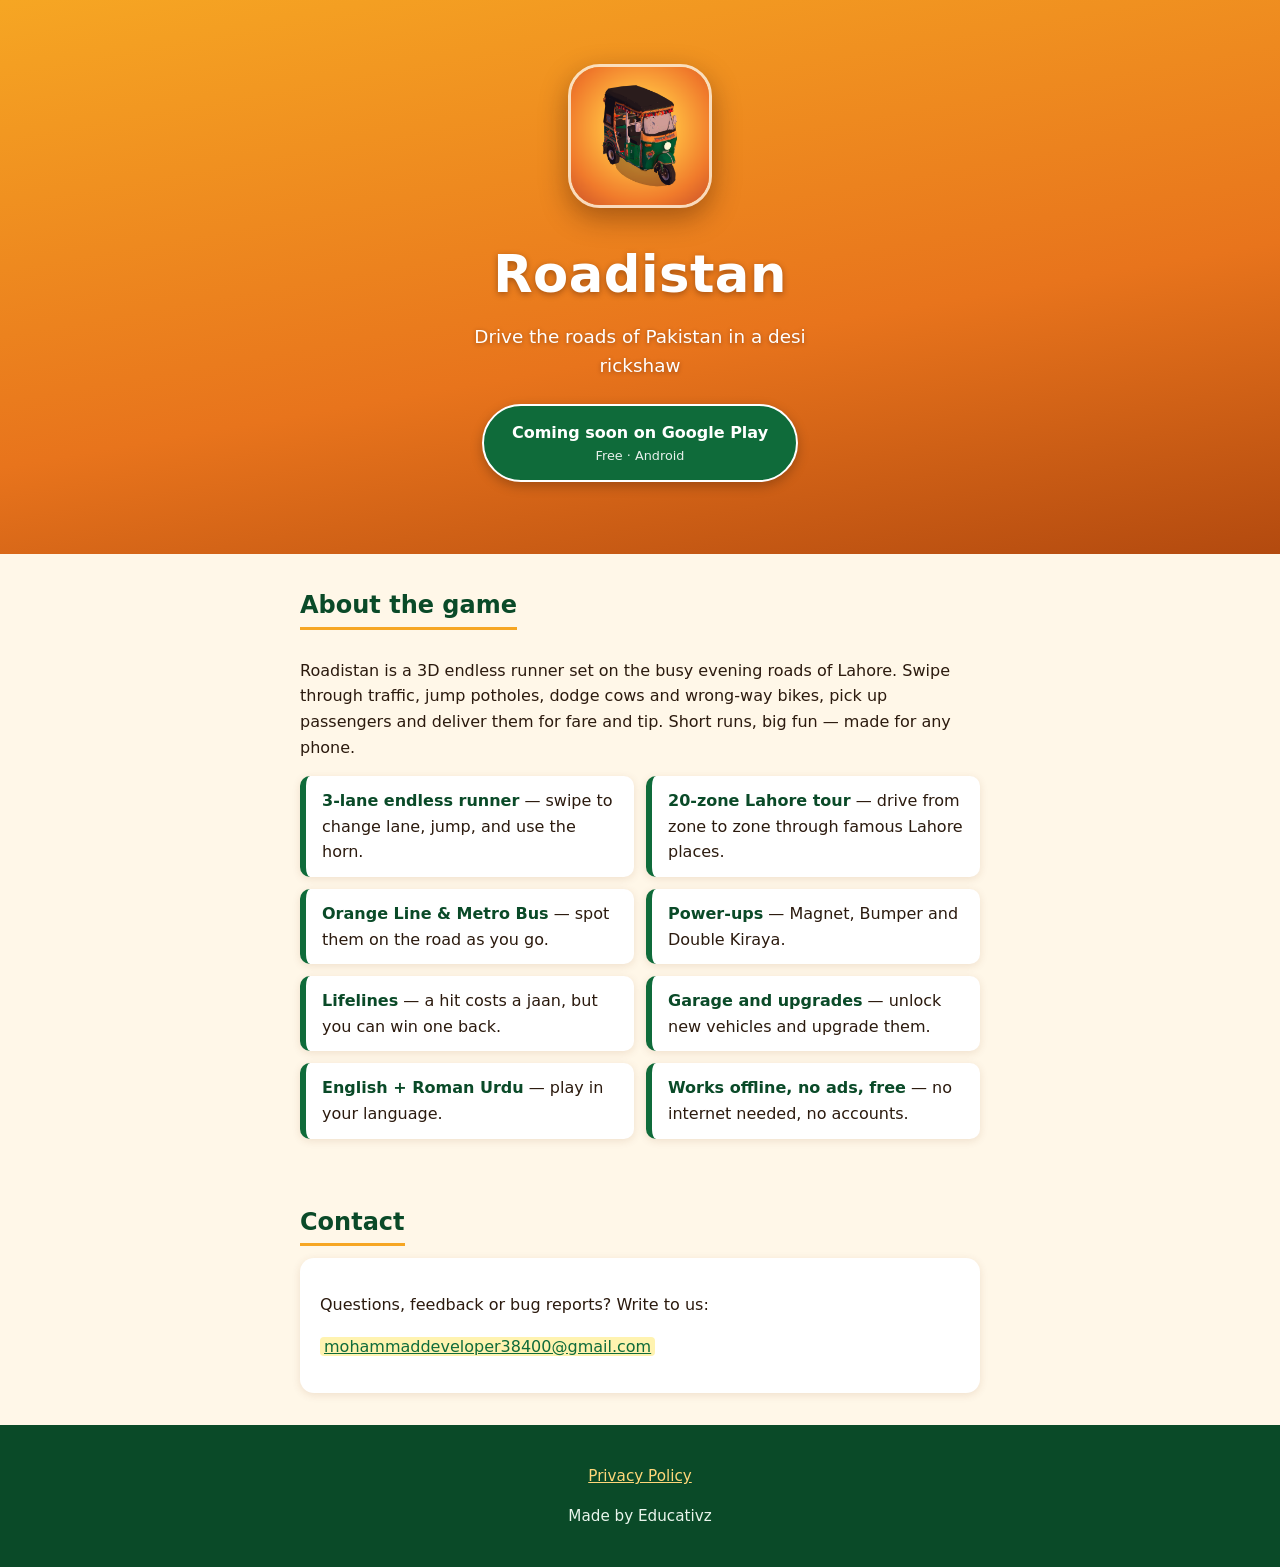
<file: index.html>
<!DOCTYPE html>
<html lang="en">
<head>
<meta charset="utf-8">
<meta name="viewport" content="width=device-width, initial-scale=1">
<title>Roadistan - Drive the roads of Pakistan in a desi rickshaw</title>
<meta name="description" content="Roadistan is a free, offline 3D endless runner for Android. Drive a desi rickshaw through Lahore, dodge traffic, pick up passengers and earn Rupees. No ads.">
<meta name="theme-color" content="#e8741c">
<meta property="og:type" content="website">
<meta property="og:title" content="Roadistan">
<meta property="og:description" content="Drive the roads of Pakistan in a desi rickshaw. Free, offline, no ads.">
<meta property="og:image" content="icon.png">
<link rel="icon" type="image/png" href="favicon.png">
<link rel="stylesheet" href="style.css">
</head>
<body>
<header class="hero">
  <div class="wrap">
    <img src="icon.png" alt="Roadistan game icon: a green and gold Pakistani rickshaw" width="144" height="144">
    <h1>Roadistan</h1>
    <p class="tagline">Drive the roads of Pakistan in a desi rickshaw</p>
    <!-- PLACEHOLDER 2: replace href="#" below with your Google Play link and change the label to "Get it on Google Play" -->
    <a class="btn soon" href="#" aria-disabled="true">Coming soon on Google Play<small>Free &middot; Android</small></a>
  </div>
</header>

<main class="wrap">
  <section>
    <h2>About the game</h2>
    <p>Roadistan is a 3D endless runner set on the busy evening roads of Lahore. Swipe through traffic, jump potholes, dodge cows and wrong-way bikes, pick up passengers and deliver them for fare and tip. Short runs, big fun &mdash; made for any phone.</p>
    <ul class="features">
      <li><b>3-lane endless runner</b> &mdash; swipe to change lane, jump, and use the horn.</li>
      <li><b>20-zone Lahore tour</b> &mdash; drive from zone to zone through famous Lahore places.</li>
      <li><b>Orange Line &amp; Metro Bus</b> &mdash; spot them on the road as you go.</li>
      <li><b>Power-ups</b> &mdash; Magnet, Bumper and Double Kiraya.</li>
      <li><b>Lifelines</b> &mdash; a hit costs a jaan, but you can win one back.</li>
      <li><b>Garage and upgrades</b> &mdash; unlock new vehicles and upgrade them.</li>
      <li><b>English + Roman Urdu</b> &mdash; play in your language.</li>
      <li><b>Works offline, no ads, free</b> &mdash; no internet needed, no accounts.</li>
    </ul>
  </section>

  <section>
    <h2>Contact</h2>
    <div class="contact">
      <p>Questions, feedback or bug reports? Write to us:</p>
      <!-- PLACEHOLDER 1: replace YOUR_EMAIL_HERE in both the href and the text -->
      <p><a href="mailto:mohammaddeveloper38400@gmail.com"><span class="todo">mohammaddeveloper38400@gmail.com</span></a></p>
    </div>
  </section>
</main>

<footer>
  <p><a href="privacy.html">Privacy Policy</a></p>
  <p>Made by Educativz</p>
</footer>
</body>
</html>
</file>
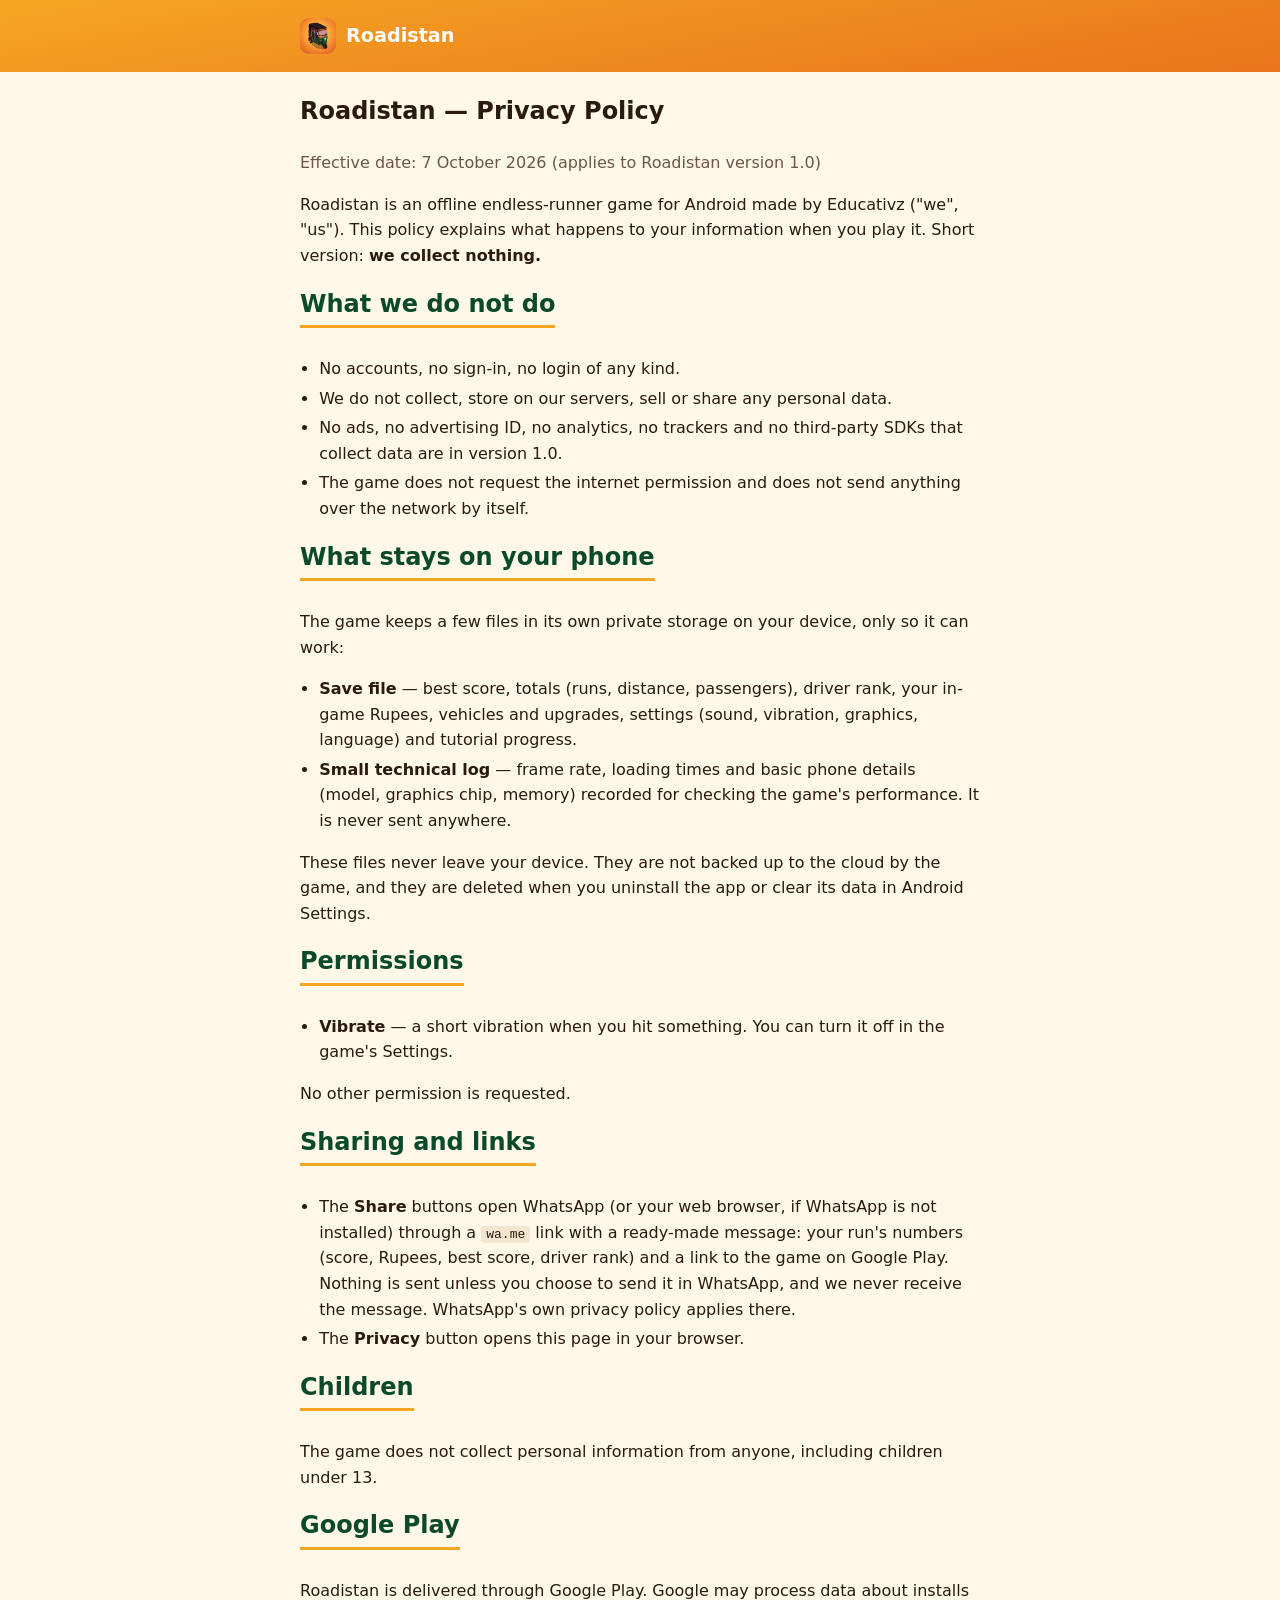
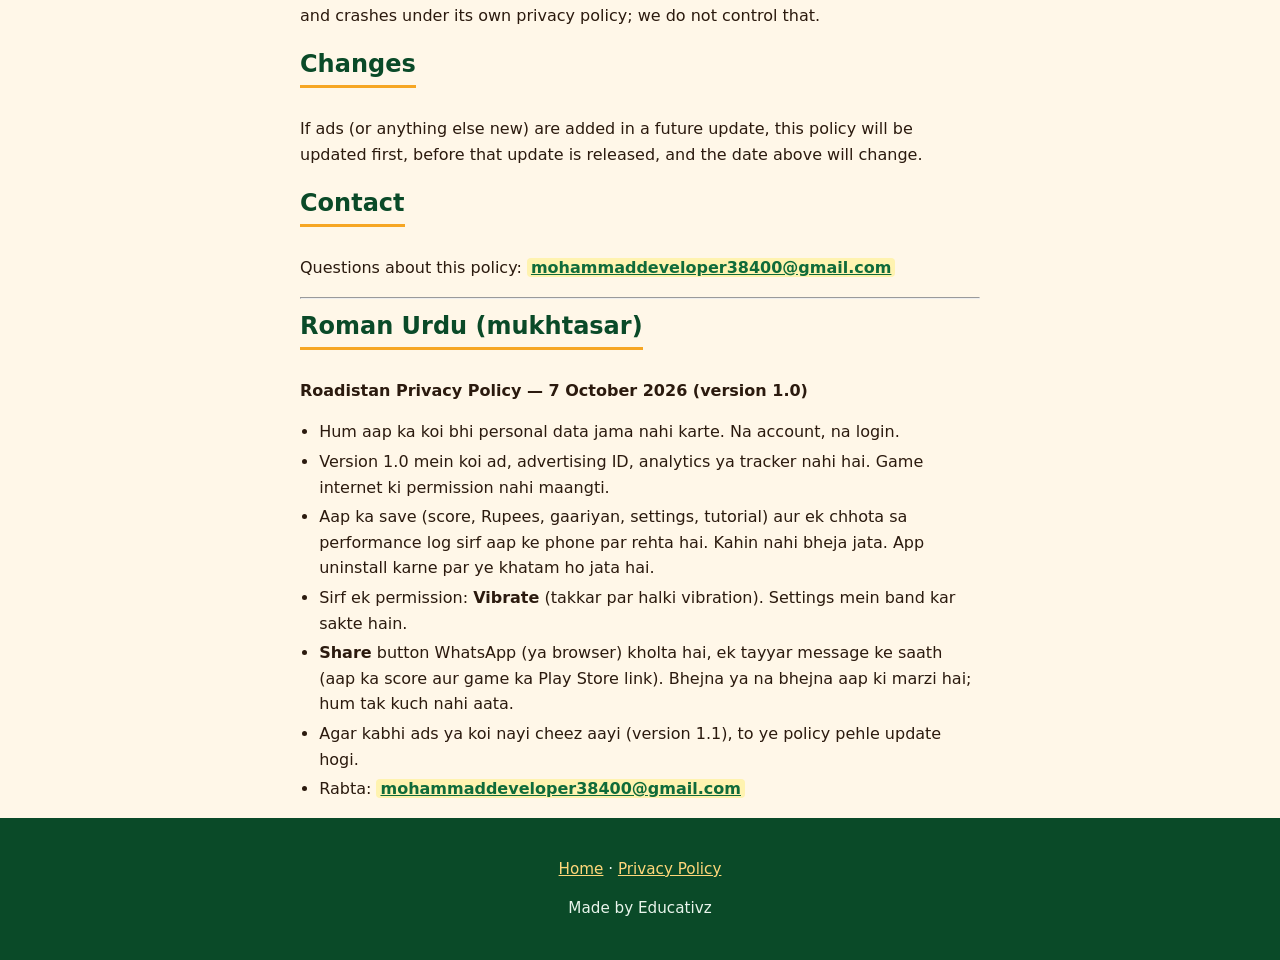
<file: privacy.html>
<!DOCTYPE html>
<html lang="en">
<head>
<meta charset="utf-8">
<meta name="viewport" content="width=device-width, initial-scale=1">
<title>Roadistan Privacy Policy</title>
<meta name="description" content="Privacy Policy for Roadistan: no accounts, no personal data collected, no ads or trackers. Save data stays on your device.">
<meta name="theme-color" content="#e8741c">
<meta property="og:type" content="website">
<meta property="og:title" content="Roadistan Privacy Policy">
<meta property="og:description" content="We collect nothing. Roadistan is offline, free and has no ads or trackers.">
<meta property="og:image" content="icon.png">
<link rel="icon" type="image/png" href="favicon.png">
<link rel="stylesheet" href="style.css">
</head>
<body>
<div class="page-head"><div class="wrap"><a href="index.html"><img src="icon.png" alt="" width="36" height="36">Roadistan</a></div></div>
<main class="wrap"><article>
<h1>Roadistan &mdash; Privacy Policy</h1>
<p class="date">Effective date: 7 October 2026 (applies to Roadistan version 1.0)</p>
<p>Roadistan is an offline endless-runner game for Android made by Educativz ("we", "us"). This policy explains what happens to your information when you play it. Short version: <b>we collect nothing.</b></p>
<h2>What we do not do</h2>
<ul>
<li>No accounts, no sign-in, no login of any kind.</li>
<li>We do not collect, store on our servers, sell or share any personal data.</li>
<li>No ads, no advertising ID, no analytics, no trackers and no third-party SDKs that collect data are in version 1.0.</li>
<li>The game does not request the internet permission and does not send anything over the network by itself.</li>
</ul>
<h2>What stays on your phone</h2>
<p>The game keeps a few files in its own private storage on your device, only so it can work:</p>
<ul>
<li><b>Save file</b> — best score, totals (runs, distance, passengers), driver rank, your in-game Rupees, vehicles and upgrades, settings (sound, vibration, graphics, language) and tutorial progress.</li>
<li><b>Small technical log</b> — frame rate, loading times and basic phone details (model, graphics chip, memory) recorded for checking the game's performance. It is never sent anywhere.</li>
</ul>
<p>These files never leave your device. They are not backed up to the cloud by the game, and they are deleted when you uninstall the app or clear its data in Android Settings.</p>
<h2>Permissions</h2>
<ul>
<li><b>Vibrate</b> — a short vibration when you hit something. You can turn it off in the game's Settings.</li>
</ul>
<p>No other permission is requested.</p>
<h2>Sharing and links</h2>
<ul>
<li>The <b>Share</b> buttons open WhatsApp (or your web browser, if WhatsApp is not installed) through a <code>wa.me</code> link with a ready-made message: your run's numbers (score, Rupees, best score, driver rank) and a link to the game on Google Play. Nothing is sent unless you choose to send it in WhatsApp, and we never receive the message. WhatsApp's own privacy policy applies there.</li>
<li>The <b>Privacy</b> button opens this page in your browser.</li>
</ul>
<h2>Children</h2>
<p>The game does not collect personal information from anyone, including children under 13.</p>
<h2>Google Play</h2>
<p>Roadistan is delivered through Google Play. Google may process data about installs and crashes under its own privacy policy; we do not control that.</p>
<h2>Changes</h2>
<p>If ads (or anything else new) are added in a future update, this policy will be updated first, before that update is released, and the date above will change.</p>
<h2>Contact</h2>
<p>Questions about this policy: <b><a href="mailto:mohammaddeveloper38400@gmail.com"><span class="todo">mohammaddeveloper38400@gmail.com</span></a></b></p>
<hr>
<h2 id="roman-urdu" lang="en-PK">Roman Urdu (mukhtasar)</h2>
<p><b>Roadistan Privacy Policy — 7 October 2026 (version 1.0)</b></p>
<ul>
<li>Hum aap ka koi bhi personal data jama nahi karte. Na account, na login.</li>
<li>Version 1.0 mein koi ad, advertising ID, analytics ya tracker nahi hai. Game internet ki permission nahi maangti.</li>
<li>Aap ka save (score, Rupees, gaariyan, settings, tutorial) aur ek chhota sa performance log sirf aap ke phone par rehta hai. Kahin nahi bheja jata. App uninstall karne par ye khatam ho jata hai.</li>
<li>Sirf ek permission: <b>Vibrate</b> (takkar par halki vibration). Settings mein band kar sakte hain.</li>
<li><b>Share</b> button WhatsApp (ya browser) kholta hai, ek tayyar message ke saath (aap ka score aur game ka Play Store link). Bhejna ya na bhejna aap ki marzi hai; hum tak kuch nahi aata.</li>
<li>Agar kabhi ads ya koi nayi cheez aayi (version 1.1), to ye policy pehle update hogi.</li>
<li>Rabta: <b><a href="mailto:mohammaddeveloper38400@gmail.com"><span class="todo">mohammaddeveloper38400@gmail.com</span></a></b></li>
</ul>
</article></main>
<footer>
  <p><a href="index.html">Home</a> &middot; <a href="privacy.html">Privacy Policy</a></p>
  <p>Made by Educativz</p>
</footer>
</body>
</html>
</file>
<file: style.css>
:root{--gold:#f6a623;--orange:#e8741c;--deep:#b34a0f;--green:#0f6b3a;--green-dark:#0a4a28;--cream:#fff7e8;--ink:#2b1a0e;--muted:#6b5744}
*{box-sizing:border-box}
html{-webkit-text-size-adjust:100%}
body{margin:0;font-family:system-ui,-apple-system,"Segoe UI",Roboto,Arial,sans-serif;line-height:1.6;color:var(--ink);background:var(--cream)}
a{color:var(--green)}
.wrap{max-width:720px;margin:0 auto;padding:0 20px}
.hero{background:linear-gradient(170deg,var(--gold) 0%,var(--orange) 60%,var(--deep) 100%);color:#fff;text-align:center;padding:40px 0 48px}
.hero img{width:144px;height:144px;border-radius:32px;box-shadow:0 10px 28px rgba(60,20,0,.4);border:3px solid rgba(255,255,255,.7)}
.hero h1{font-size:2.4rem;margin:18px 0 6px;letter-spacing:.5px;text-shadow:0 2px 6px rgba(60,20,0,.4)}
.tagline{font-size:1.15rem;margin:0 auto;max-width:30ch;text-shadow:0 1px 4px rgba(60,20,0,.4)}
.btn{display:inline-block;margin-top:24px;padding:14px 28px;border-radius:999px;background:var(--green);color:#fff;font-weight:700;text-decoration:none;border:2px solid #fff;box-shadow:0 4px 12px rgba(0,0,0,.25)}
.btn.soon{cursor:default}
.btn small{display:block;font-weight:400;font-size:.8rem;opacity:.9}
section{padding:32px 0}
h2{color:var(--green-dark);font-size:1.5rem;margin:0 0 12px;border-bottom:3px solid var(--gold);display:inline-block;padding-bottom:2px}
h3{color:var(--deep);margin:24px 0 6px}
.features{list-style:none;padding:0;margin:16px 0 0;display:grid;gap:12px}
.features li{background:#fff;border-left:6px solid var(--green);border-radius:10px;padding:12px 16px;box-shadow:0 2px 8px rgba(120,60,0,.12)}
.features b{color:var(--green-dark)}
.contact{background:#fff;border-radius:14px;padding:18px 20px;box-shadow:0 2px 8px rgba(120,60,0,.12)}
.todo{background:#fff3b0;padding:0 4px;border-radius:4px}
footer{background:var(--green-dark);color:#e9f5ec;text-align:center;padding:24px 20px;font-size:.95rem}
footer a{color:#ffd77a}
.page-head{background:linear-gradient(170deg,var(--gold),var(--orange));padding:18px 0}
.page-head a{color:#fff;font-weight:700;text-decoration:none;display:flex;align-items:center;gap:10px;font-size:1.2rem}
.page-head img{width:36px;height:36px;border-radius:9px}
article ul{padding-left:1.2em}
article li{margin:4px 0}
.date{color:var(--muted)}
code{background:#f3e6cf;padding:1px 5px;border-radius:4px;word-break:break-all}
@media(min-width:700px){.hero{padding:64px 0 72px}.hero h1{font-size:3.2rem}.features{grid-template-columns:1fr 1fr}}
</file>
